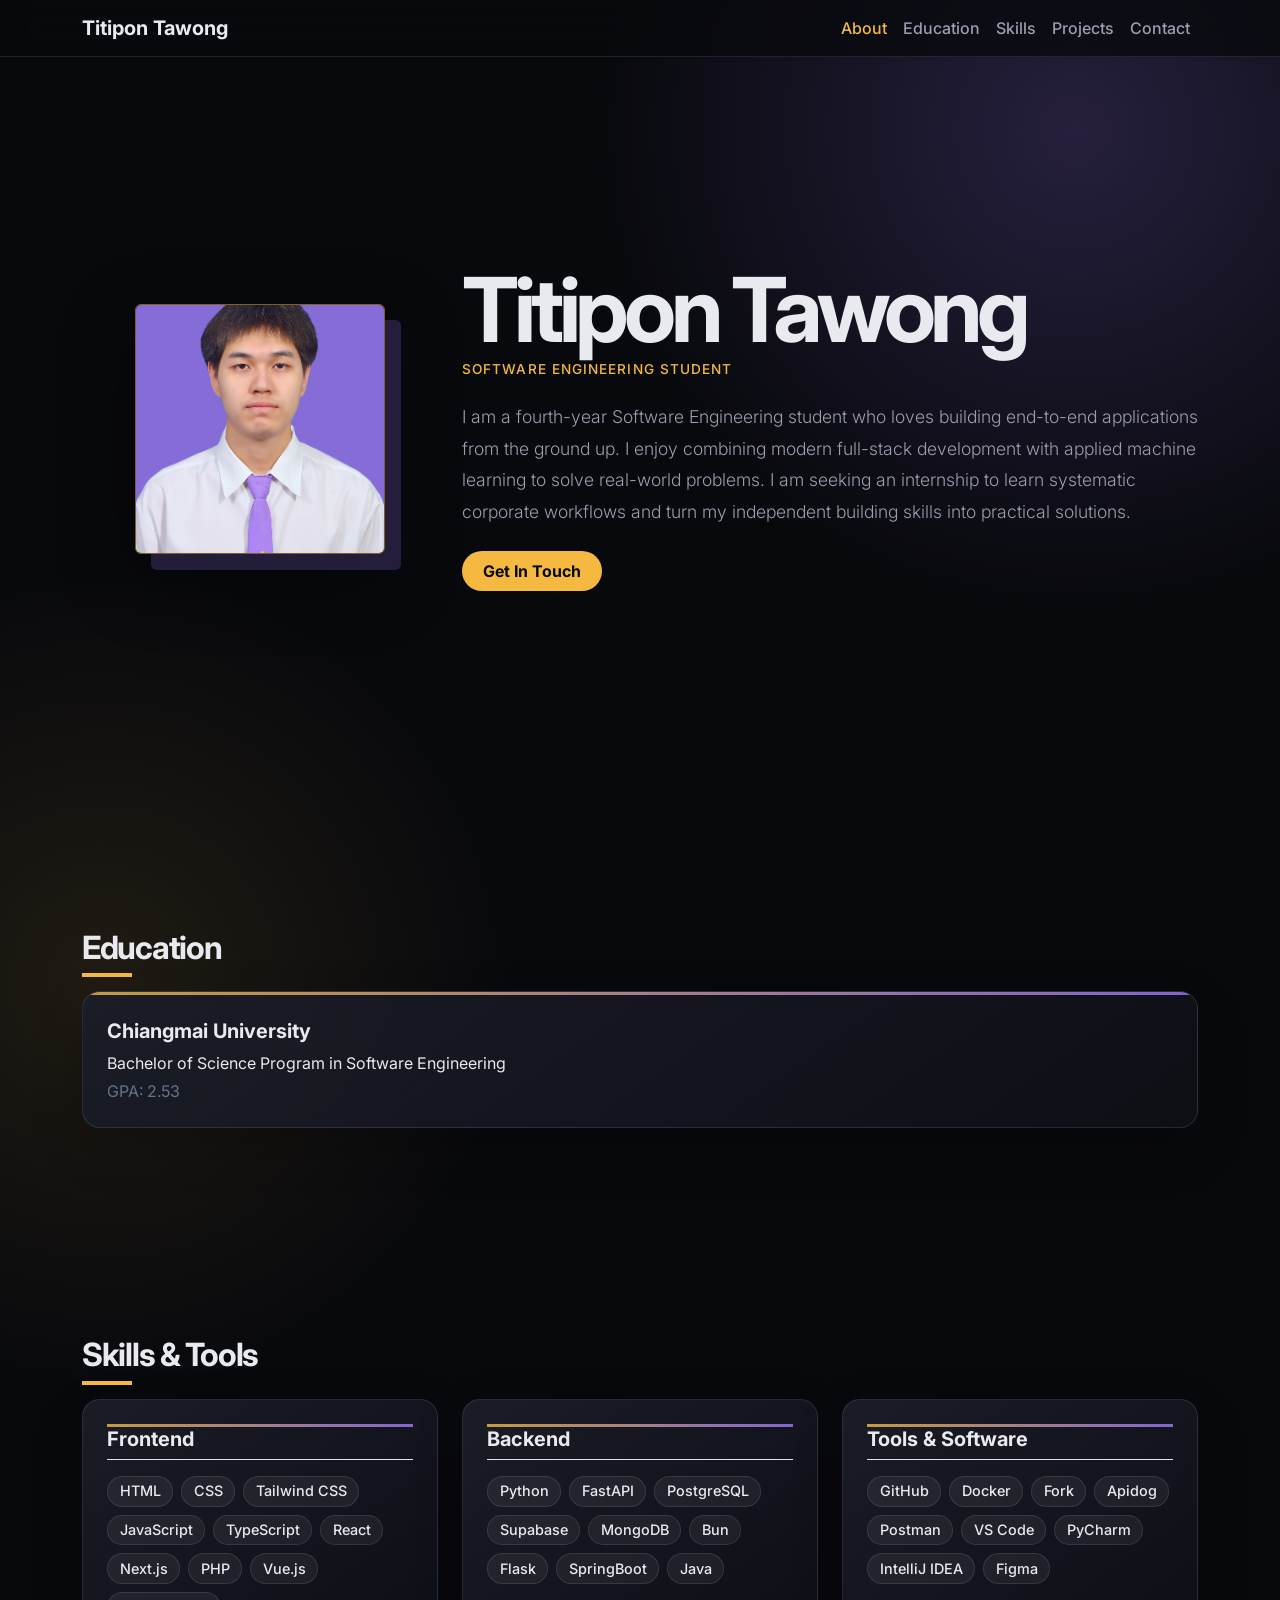
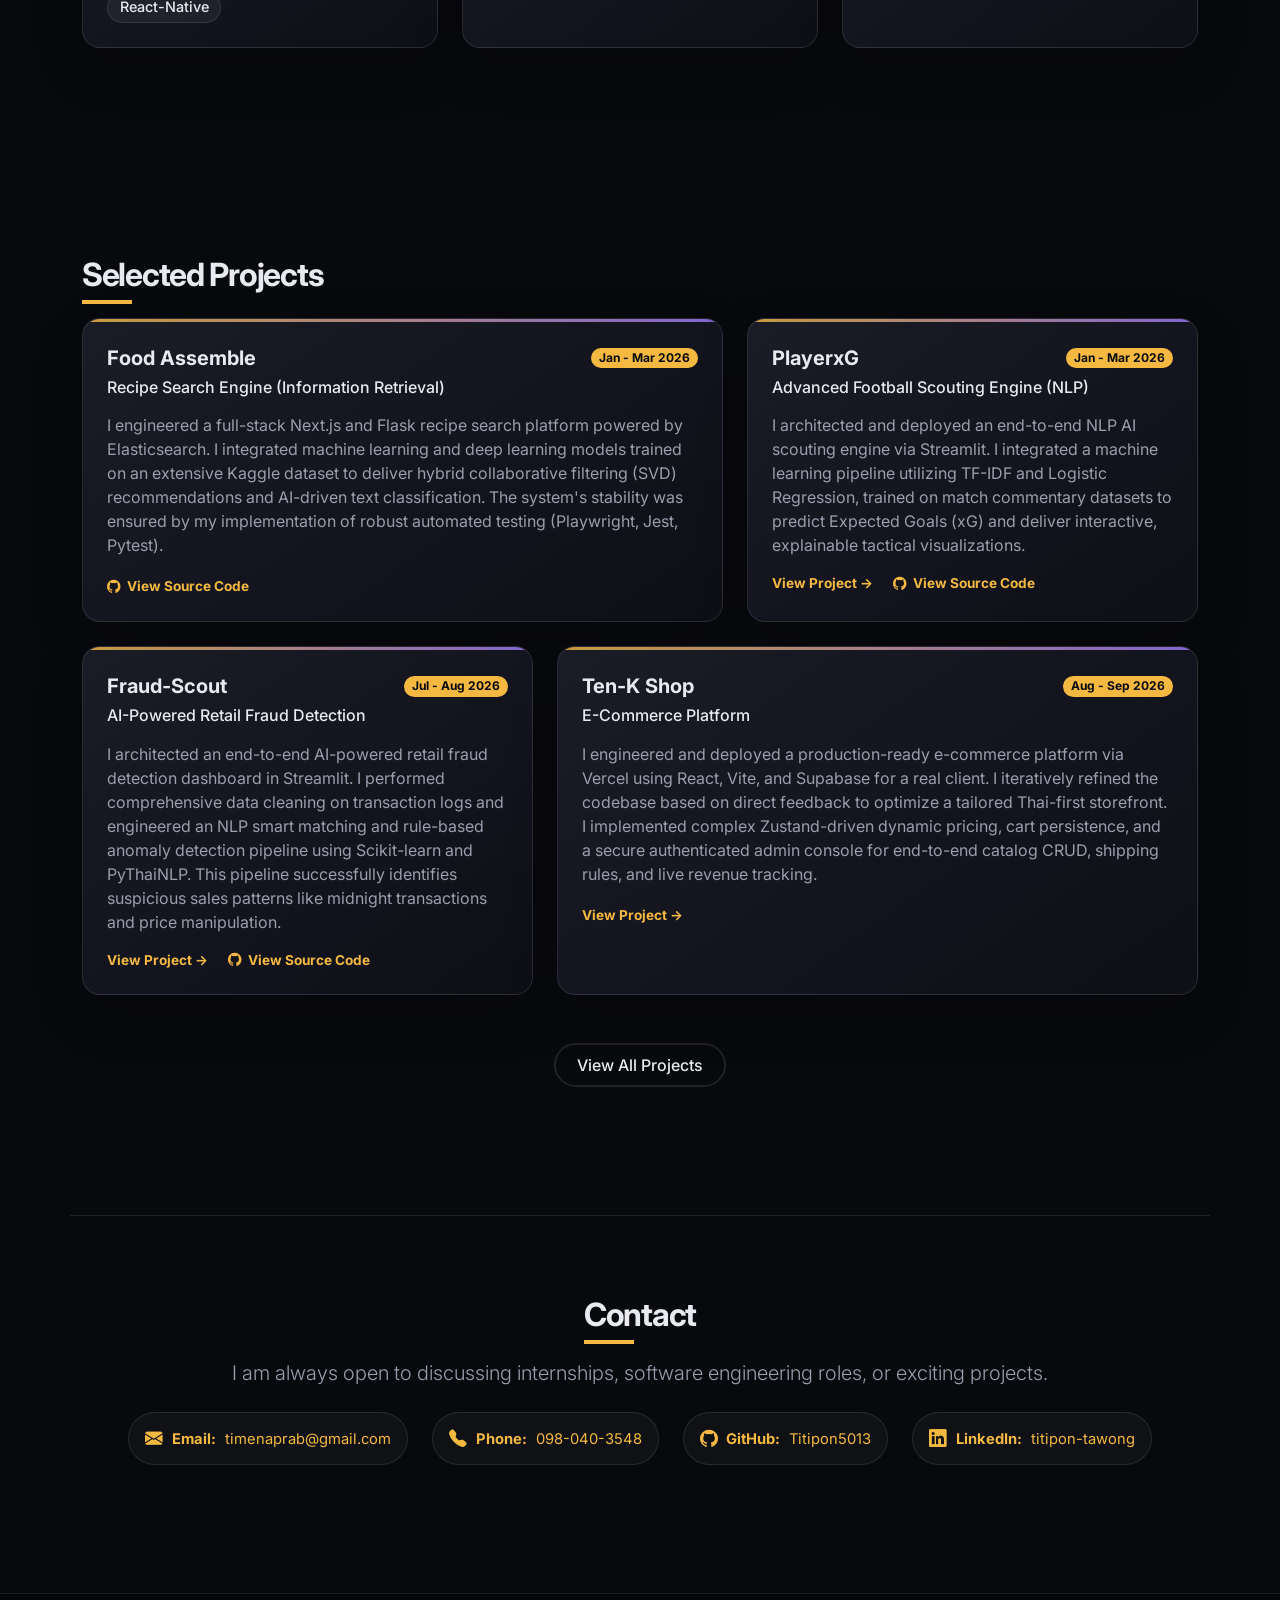
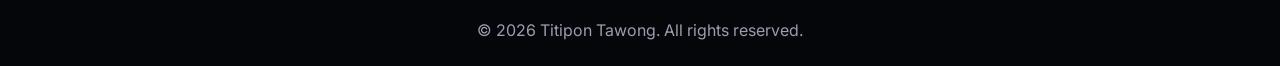
<file: index.html>
<!DOCTYPE html>
<html lang="en">
<head>
    <meta charset="UTF-8">
    <meta name="viewport" content="width=device-width, initial-scale=1">
    <title>Titipon Tawong - Software Engineer</title>
    <!-- Google Fonts for Professional Look -->
    <link href="https://fonts.googleapis.com/css2?family=Inter:wght@300;400;500;600;700&display=swap" rel="stylesheet">
    <link rel="stylesheet" href="https://cdn.jsdelivr.net/npm/bootstrap@5.3.0/dist/css/bootstrap.min.css">
    <link rel="stylesheet" href="https://cdn.jsdelivr.net/npm/bootstrap-icons@1.11.3/font/bootstrap-icons.min.css">
    <link href="https://unpkg.com/aos@2.3.4/dist/aos.css" rel="stylesheet">
    <link rel="stylesheet" href="style.css?v=20260926">
    <script defer src="script.js"></script>
</head>
<body>

<!-- Navbar -->
<nav class="navbar navbar-expand-lg navbar-light sticky-top shadow-sm" data-aos="fade-down">
    <div class="container">
        <a class="navbar-brand fw-bold text-dark" href="#">Titipon Tawong</a>
        <button class="navbar-toggler" type="button" data-bs-toggle="collapse" data-bs-target="#navbarNav">
            <span class="navbar-toggler-icon"></span>
        </button>
        <div class="collapse navbar-collapse" id="navbarNav">
            <ul class="navbar-nav ms-auto">
                <li class="nav-item"><a class="nav-link" href="#intro">About</a></li>
                <li class="nav-item"><a class="nav-link" href="#education">Education</a></li>
                <li class="nav-item"><a class="nav-link" href="#skills">Skills</a></li>
                <li class="nav-item"><a class="nav-link" href="#projects">Projects</a></li>
                <li class="nav-item"><a class="nav-link" href="#contact">Contact</a></li>
            </ul>
        </div>
    </div>
</nav>

<!-- Introduction Section -->
<section id="intro" class="container my-5 py-5" data-aos="fade-up">
    <div class="row align-items-center">
        <div class="col-md-4 text-center mb-4 mb-md-0">
            <img src="images/profile.jpg" class="img-fluid rounded shadow-sm" alt="Titipon Tawong" style="max-width: 250px;">
        </div>
        <div class="col-md-8">
            <h1 class="fw-bold">Titipon Tawong</h1>
            <h4 class="mb-4" style="color: #475569;">Software Engineering Student</h4>
            <p class="lead" style="font-size: 1.1rem; line-height: 1.8; color: #475569;">
                I am a fourth-year Software Engineering student who loves building end-to-end applications from the ground up. I enjoy combining modern full-stack development with applied machine learning to solve real-world problems. I am seeking an internship to learn systematic corporate workflows and turn my independent building skills into practical solutions.
            </p>
            <button class="btn btn-custom px-4 py-2 mt-2" onclick="contactMe()">Get In Touch</button>
        </div>
    </div>
</section>

<!-- Education -->
<section id="education" class="bg-slate py-5">
    <div class="container" data-aos="fade-up">
        <h2 class="section-title mb-4">Education</h2>
        <div class="card border-0 shadow-sm project-card">
            <div class="card-body p-4">
                <h5 class="fw-bold">Chiangmai University</h5>
                <p class="mb-1 text-dark">Bachelor of Science Program in Software Engineering</p>
                <p class="mb-0" style="color: #64748b;">GPA: 2.53</p>
            </div>
        </div>
    </div>
</section>

<!-- Skills -->
<section id="skills" class="container py-5" data-aos="fade-up">
    <h2 class="section-title mb-4">Skills & Tools</h2>
    <div class="row g-4">
        <div class="col-md-4">
            <div class="p-4 bg-white border rounded shadow-sm h-100 project-card">
                <h5 class="fw-bold border-bottom pb-2 mb-3">Frontend</h5>
                <div class="d-flex flex-wrap gap-2">
                    <span class="badge badge-skill">HTML</span> <span class="badge badge-skill">CSS</span> 
                    <span class="badge badge-skill">Tailwind CSS</span> <span class="badge badge-skill">JavaScript</span> 
                    <span class="badge badge-skill">TypeScript</span> <span class="badge badge-skill">React</span> 
                    <span class="badge badge-skill">Next.js</span> <span class="badge badge-skill">PHP</span> 
                    <span class="badge badge-skill">Vue.js</span> <span class="badge badge-skill">React-Native</span>
                </div>
            </div>
        </div>
        <div class="col-md-4">
            <div class="p-4 bg-white border rounded shadow-sm h-100 project-card">
                <h5 class="fw-bold border-bottom pb-2 mb-3">Backend</h5>
                <div class="d-flex flex-wrap gap-2">
                    <span class="badge badge-skill">Python</span> <span class="badge badge-skill">FastAPI</span> 
                    <span class="badge badge-skill">PostgreSQL</span> <span class="badge badge-skill">Supabase</span> 
                    <span class="badge badge-skill">MongoDB</span> <span class="badge badge-skill">Bun</span> 
                    <span class="badge badge-skill">Flask</span> <span class="badge badge-skill">SpringBoot</span> 
                    <span class="badge badge-skill">Java</span>
                </div>
            </div>
        </div>
        <div class="col-md-4">
            <div class="p-4 bg-white border rounded shadow-sm h-100 project-card">
                <h5 class="fw-bold border-bottom pb-2 mb-3">Tools & Software</h5>
                <div class="d-flex flex-wrap gap-2">
                    <span class="badge badge-skill">GitHub</span> <span class="badge badge-skill">Docker</span> 
                    <span class="badge badge-skill">Fork</span> <span class="badge badge-skill">Apidog</span> 
                    <span class="badge badge-skill">Postman</span> <span class="badge badge-skill">VS Code</span> 
                    <span class="badge badge-skill">PyCharm</span> <span class="badge badge-skill">IntelliJ IDEA</span> 
                    <span class="badge badge-skill">Figma</span>
                </div>
            </div>
        </div>
    </div>
</section>

<!-- Projects / Experience -->
<section id="projects" class="bg-slate py-5">
    <div class="container" data-aos="fade-up">
        <h2 class="section-title mb-4">Selected Projects</h2>
        <div class="row g-4">
            
            <div class="col-md-6">
                <!-- เพิ่ม position-relative เพื่อให้คลิกได้ทั้ง Card -->
                <div class="card h-100 border-0 shadow-sm project-card position-relative">
                    <div class="card-body p-4">
                        <div class="d-flex justify-content-between align-items-center mb-2">
                            <h5 class="fw-bold mb-0">Food Assemble</h5>
                            <span class="badge badge-date rounded-pill">Jan - Mar 2026</span>
                        </div>
                        <h6 class="mb-3" style="color: #64748b;">Recipe Search Engine (Information Retrieval)</h6>
                        <p class="card-text" style="color: #475569;">
                            I engineered a full-stack Next.js and Flask recipe search platform powered by Elasticsearch. I integrated machine learning and deep learning models trained on an extensive Kaggle dataset to deliver hybrid collaborative filtering (SVD) recommendations and AI-driven text classification. The system's stability was ensured by my implementation of robust automated testing (Playwright, Jest, Pytest).
                        </p>
                        <a href="https://github.com/Titipon5013/IR_Project" target="_blank" rel="noreferrer" class="project-action text-decoration-none fw-bold" style="color: #2563eb;"><i class="bi bi-github" aria-hidden="true"></i> View Source Code</a>
                    </div>
                </div>
            </div>

            <div class="col-md-6">
                <div class="card h-100 border-0 shadow-sm project-card position-relative">
                    <div class="card-body p-4">
                        <div class="d-flex justify-content-between align-items-center mb-2">
                            <h5 class="fw-bold mb-0">PlayerxG</h5>
                            <span class="badge badge-date rounded-pill">Jan - Mar 2026</span>
                        </div>
                        <h6 class="mb-3" style="color: #64748b;">Advanced Football Scouting Engine (NLP)</h6>
                        <p class="card-text" style="color: #475569;">
                            I architected and deployed an end-to-end NLP AI scouting engine via Streamlit. I integrated a machine learning pipeline utilizing TF-IDF and Logistic Regression, trained on match commentary datasets to predict Expected Goals (xG) and deliver interactive, explainable tactical visualizations.
                        </p>
                        <div class="project-actions">
                            <a href="https://playerxg.streamlit.app/" target="_blank" rel="noreferrer" class="project-action text-decoration-none fw-bold" style="color: #2563eb;">View Project &rarr;</a>
                            <a href="https://github.com/Titipon5013/NLP-PlayerxG" target="_blank" rel="noreferrer" class="project-action text-decoration-none fw-bold" style="color: #2563eb;"><i class="bi bi-github" aria-hidden="true"></i> View Source Code</a>
                        </div>
                    </div>
                </div>
            </div>

            <div class="col-md-6">
                <div class="card h-100 border-0 shadow-sm project-card position-relative">
                    <div class="card-body p-4">
                        <div class="d-flex justify-content-between align-items-center mb-2">
                            <h5 class="fw-bold mb-0">Fraud-Scout</h5>
                            <span class="badge badge-date rounded-pill">Jul - Aug 2026</span>
                        </div>
                        <h6 class="mb-3" style="color: #64748b;">AI-Powered Retail Fraud Detection</h6>
                        <p class="card-text" style="color: #475569;">
                            I architected an end-to-end AI-powered retail fraud detection dashboard in Streamlit. I performed comprehensive data cleaning on transaction logs and engineered an NLP smart matching and rule-based anomaly detection pipeline using Scikit-learn and PyThaiNLP. This pipeline successfully identifies suspicious sales patterns like midnight transactions and price manipulation.
                        </p>
                        <div class="project-actions">
                            <a href="https://fraud-scout.streamlit.app/#fraud-scout" target="_blank" rel="noreferrer" class="project-action text-decoration-none fw-bold" style="color: #2563eb;">View Project &rarr;</a>
                            <a href="https://github.com/Titipon5013/Fraud-Scout" target="_blank" rel="noreferrer" class="project-action text-decoration-none fw-bold" style="color: #2563eb;"><i class="bi bi-github" aria-hidden="true"></i> View Source Code</a>
                        </div>
                    </div>
                </div>
            </div>

            <div class="col-md-6">
                <div class="card h-100 border-0 shadow-sm project-card position-relative">
                    <div class="card-body p-4">
                        <div class="d-flex justify-content-between align-items-center mb-2">
                            <h5 class="fw-bold mb-0">Ten-K Shop</h5>
                            <span class="badge badge-date rounded-pill">Aug - Sep 2026</span>
                        </div>
                        <h6 class="mb-3" style="color: #64748b;">E-Commerce Platform</h6>
                        <p class="card-text" style="color: #475569;">
                            I engineered and deployed a production-ready e-commerce platform via Vercel using React, Vite, and Supabase for a real client. I iteratively refined the codebase based on direct feedback to optimize a tailored Thai-first storefront. I implemented complex Zustand-driven dynamic pricing, cart persistence, and a secure authenticated admin console for end-to-end catalog CRUD, shipping rules, and live revenue tracking.
                        </p>
                        <a href="https://ten-k-shop.vercel.app/" target="_blank" rel="noreferrer" class="project-action text-decoration-none fw-bold" style="color: #2563eb;">View Project &rarr;</a>
                    </div>
                </div>
            </div>

        </div>

        <!-- ปุ่มสำหรับไปหน้า All Projects -->
        <div class="text-center mt-5">
            <a href="all-projects.html" class="btn btn-outline-custom px-4 py-2">View All Projects</a>
        </div>
    </div>
</section>

<!-- Contact Section -->
<section id="contact" class="container py-5 text-center" data-aos="fade-up">
    <h2 class="section-title mb-4">Contact</h2>
    <p class="lead mb-4" style="color: #475569;">I am always open to discussing internships, software engineering roles, or exciting projects.</p>
    
    <div class="d-flex justify-content-center gap-4 flex-wrap">
        <a href="mailto:timenaprab@gmail.com" class="text-decoration-none text-dark fs-5" aria-label="Email Titipon">
            <i class="bi bi-envelope-fill" aria-hidden="true"></i><strong>Email:</strong> timenaprab@gmail.com
        </a>
        <a href="tel:0980403548" class="text-decoration-none text-dark fs-5" aria-label="Call Titipon">
            <i class="bi bi-telephone-fill" aria-hidden="true"></i><strong>Phone:</strong> 098-040-3548
        </a>
        <a href="https://github.com/Titipon5013" target="_blank" rel="noreferrer" class="text-decoration-none text-dark fs-5" aria-label="Titipon on GitHub">
            <i class="bi bi-github" aria-hidden="true"></i><strong>GitHub:</strong> Titipon5013
        </a>
        <a href="https://linkedin.com/in/titipon-tawong" target="_blank" rel="noreferrer" class="text-decoration-none text-dark fs-5" aria-label="Titipon on LinkedIn">
            <i class="bi bi-linkedin" aria-hidden="true"></i><strong>LinkedIn:</strong> titipon-tawong
        </a>
    </div>
</section>

<!-- Footer -->
<footer class="custom-footer text-center py-4 mt-5">
    <p class="mb-0">&copy; 2026 Titipon Tawong. All rights reserved.</p>
</footer>

<script src="https://cdn.jsdelivr.net/npm/bootstrap@5.3.0/dist/js/bootstrap.bundle.min.js"></script>
<script src="https://unpkg.com/aos@2.3.4/dist/aos.js"></script>
<script>
    AOS.init({
        duration: 800, 
        once: true 
    });
</script>
</body>
</html>
</file>
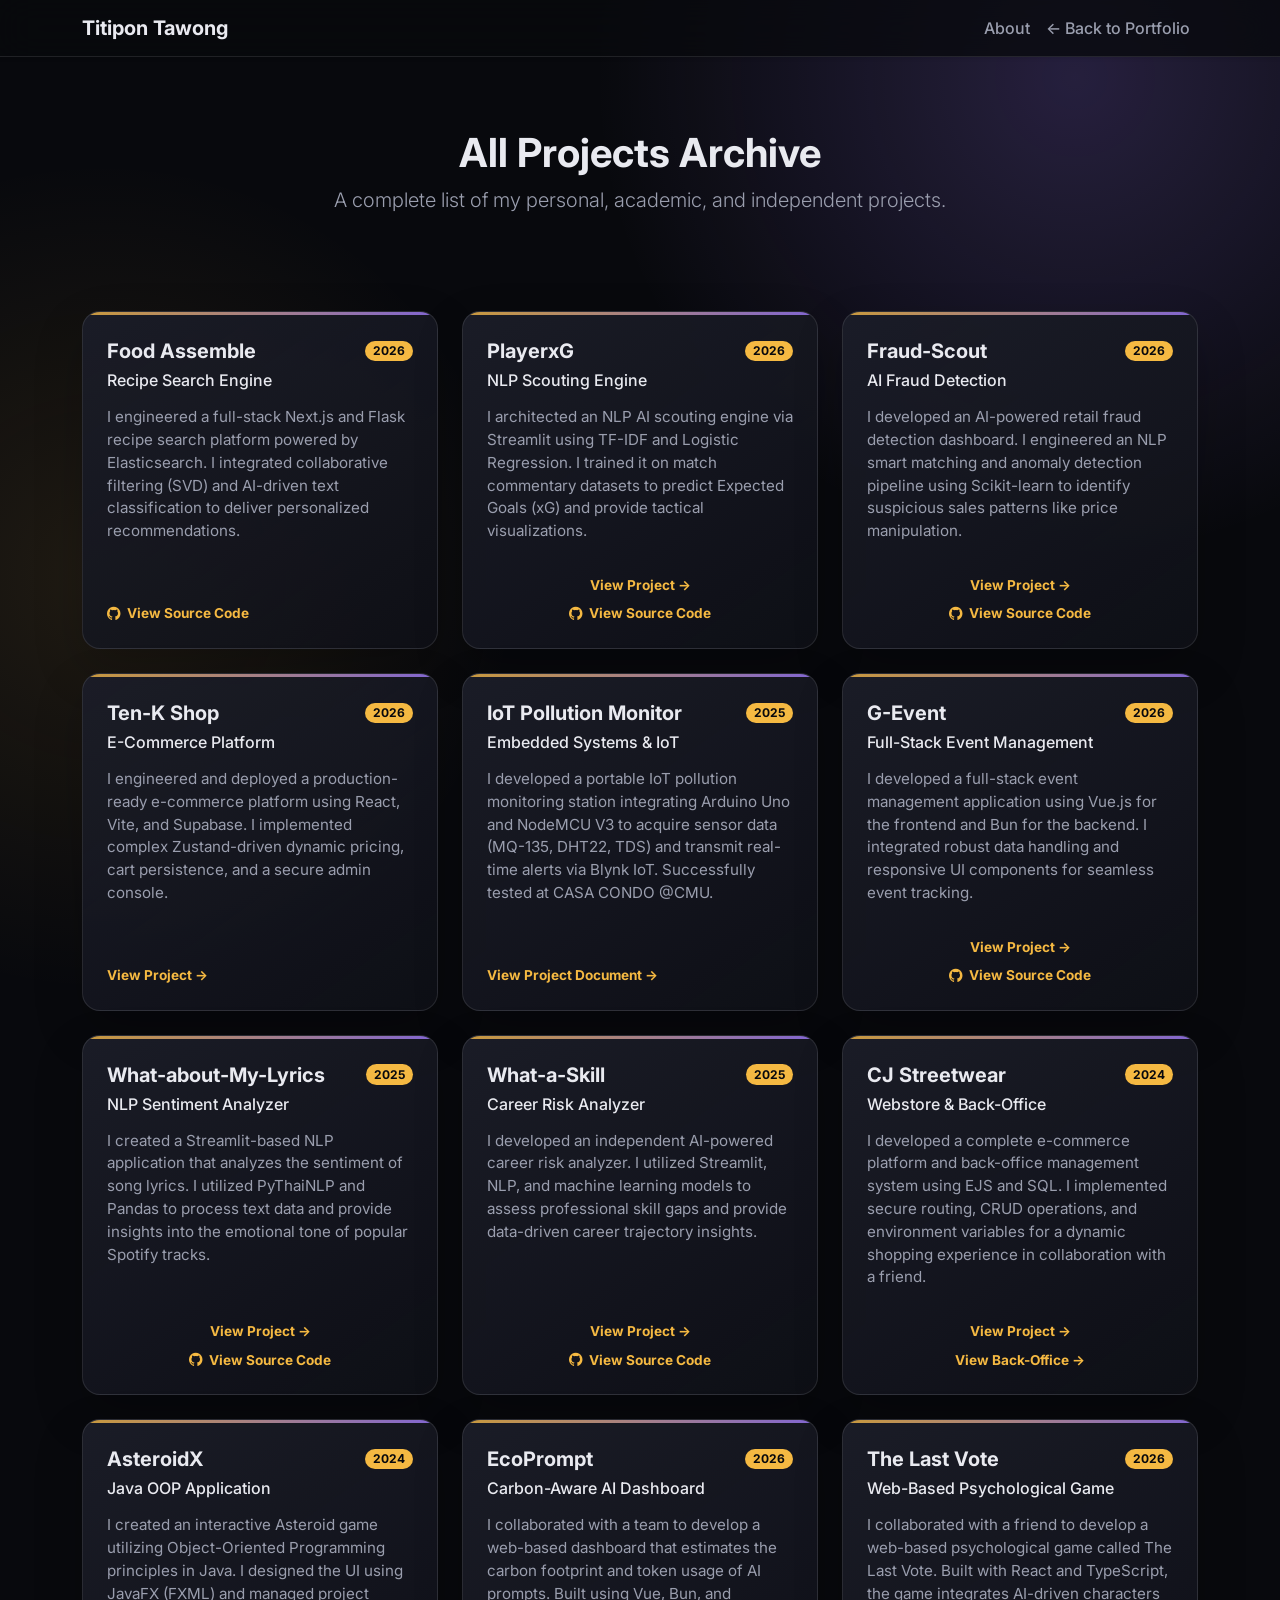
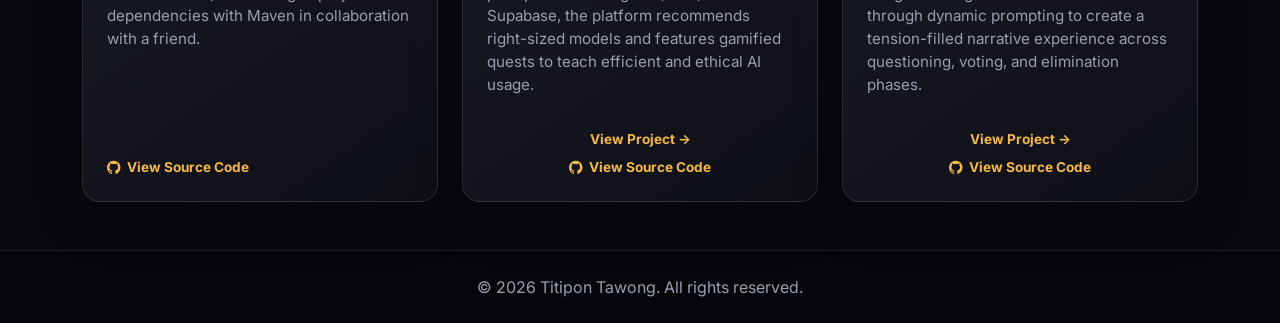
<file: all-projects.html>
<!DOCTYPE html>
<html lang="en">
<head>
    <meta charset="UTF-8">
    <meta name="viewport" content="width=device-width, initial-scale=1">
    <title>All Projects - Titipon Tawong</title>
    <link href="https://fonts.googleapis.com/css2?family=Inter:wght@300;400;500;600;700&display=swap" rel="stylesheet">
    <link rel="stylesheet" href="https://cdn.jsdelivr.net/npm/bootstrap@5.3.0/dist/css/bootstrap.min.css">
    <link rel="stylesheet" href="https://cdn.jsdelivr.net/npm/bootstrap-icons@1.11.3/font/bootstrap-icons.min.css">
    <link href="https://unpkg.com/aos@2.3.4/dist/aos.css" rel="stylesheet">
    <link rel="stylesheet" href="style.css?v=20260926">
    <script defer src="script.js"></script>
</head>
<body>

<!-- Navbar -->
<nav class="navbar navbar-expand-lg navbar-light sticky-top shadow-sm">
    <div class="container">
        <a class="navbar-brand fw-bold text-dark" href="index.html">Titipon Tawong</a>
        <button class="navbar-toggler" type="button" data-bs-toggle="collapse" data-bs-target="#navbarNav">
            <span class="navbar-toggler-icon"></span>
        </button>
        <div class="collapse navbar-collapse" id="navbarNav">
            <ul class="navbar-nav ms-auto">
                <li class="nav-item"><a class="nav-link" href="index.html#intro">About</a></li>
                <li class="nav-item"><a class="nav-link" href="index.html#projects">&larr; Back to Portfolio</a></li>
            </ul>
        </div>
    </div>
</nav>

<!-- All Projects Header -->
<section class="container my-5 pt-4">
    <div class="text-center mb-5" data-aos="fade-up">
        <h1 class="fw-bold">All Projects Archive</h1>
        <p class="lead text-muted">A complete list of my personal, academic, and independent projects.</p>
    </div>
</section>

<!-- All Projects Grid -->
<section class="bg-slate py-5">
    <div class="container">
        <div class="row g-4">
            
            <!-- 1. Food Assemble -->
            <div class="col-md-6 col-lg-4" data-aos="fade-up" data-aos-delay="100">
                <div class="card h-100 border-0 shadow-sm project-card position-relative">
                    <div class="card-body p-4 d-flex flex-column">
                        <div class="d-flex justify-content-between align-items-center mb-2">
                            <h5 class="fw-bold mb-0">Food Assemble</h5>
                            <span class="badge badge-date rounded-pill">2026</span>
                        </div>
                        <h6 class="mb-3" style="color: #64748b;">Recipe Search Engine</h6>
                        <p class="card-text" style="color: #475569; font-size: 0.95rem;">
                            I engineered a full-stack Next.js and Flask recipe search platform powered by Elasticsearch. I integrated collaborative filtering (SVD) and AI-driven text classification to deliver personalized recommendations.
                        </p>
                        <a href="https://github.com/Titipon5013/IR_Project" target="_blank" rel="noreferrer" class="project-action text-decoration-none fw-bold mt-auto pt-3" style="color: #2563eb;"><i class="bi bi-github" aria-hidden="true"></i> View Source Code</a>
                    </div>
                </div>
            </div>

            <!-- 2. PlayerXG -->
            <div class="col-md-6 col-lg-4" data-aos="fade-up" data-aos-delay="200">
                <div class="card h-100 border-0 shadow-sm project-card position-relative">
                    <div class="card-body p-4 d-flex flex-column">
                        <div class="d-flex justify-content-between align-items-center mb-2">
                            <h5 class="fw-bold mb-0">PlayerxG</h5>
                            <span class="badge badge-date rounded-pill">2026</span>
                        </div>
                        <h6 class="mb-3" style="color: #64748b;">NLP Scouting Engine</h6>
                        <p class="card-text" style="color: #475569; font-size: 0.95rem;">
                            I architected an NLP AI scouting engine via Streamlit using TF-IDF and Logistic Regression. I trained it on match commentary datasets to predict Expected Goals (xG) and provide tactical visualizations.
                        </p>
                        <div class="project-actions mt-auto pt-3 d-flex flex-column gap-2">
                            <a href="https://playerxg.streamlit.app/" target="_blank" rel="noreferrer" class="project-action text-decoration-none fw-bold" style="color: #2563eb;">View Project &rarr;</a>
                            <a href="https://github.com/Titipon5013/NLP-PlayerxG" target="_blank" rel="noreferrer" class="project-action text-decoration-none fw-bold" style="color: #2563eb;"><i class="bi bi-github" aria-hidden="true"></i> View Source Code</a>
                        </div>
                    </div>
                </div>
            </div>

            <!-- 3. Fraud-Scout -->
            <div class="col-md-6 col-lg-4" data-aos="fade-up">
                <div class="card h-100 border-0 shadow-sm project-card position-relative">
                    <div class="card-body p-4 d-flex flex-column">
                        <div class="d-flex justify-content-between align-items-center mb-2">
                            <h5 class="fw-bold mb-0">Fraud-Scout</h5>
                            <span class="badge badge-date rounded-pill">2026</span>
                        </div>
                        <h6 class="mb-3" style="color: #64748b;">AI Fraud Detection</h6>
                        <p class="card-text" style="color: #475569; font-size: 0.95rem;">
                            I developed an AI-powered retail fraud detection dashboard. I engineered an NLP smart matching and anomaly detection pipeline using Scikit-learn to identify suspicious sales patterns like price manipulation.
                        </p>
                        <div class="project-actions mt-auto pt-3 d-flex flex-column gap-2">
                            <a href="https://fraud-scout.streamlit.app/#fraud-scout" target="_blank" rel="noreferrer" class="project-action text-decoration-none fw-bold" style="color: #2563eb;">View Project &rarr;</a>
                            <a href="https://github.com/Titipon5013/Fraud-Scout" target="_blank" rel="noreferrer" class="project-action text-decoration-none fw-bold" style="color: #2563eb;"><i class="bi bi-github" aria-hidden="true"></i> View Source Code</a>
                        </div>
                    </div>
                </div>
            </div>

            <!-- 4. Ten-K Shop -->
            <div class="col-md-6 col-lg-4" data-aos="fade-up" data-aos-delay="100">
                <div class="card h-100 border-0 shadow-sm project-card position-relative">
                    <div class="card-body p-4 d-flex flex-column">
                        <div class="d-flex justify-content-between align-items-center mb-2">
                            <h5 class="fw-bold mb-0">Ten-K Shop</h5>
                            <span class="badge badge-date rounded-pill">2026</span>
                        </div>
                        <h6 class="mb-3" style="color: #64748b;">E-Commerce Platform</h6>
                        <p class="card-text" style="color: #475569; font-size: 0.95rem;">
                            I engineered and deployed a production-ready e-commerce platform using React, Vite, and Supabase. I implemented complex Zustand-driven dynamic pricing, cart persistence, and a secure admin console.
                        </p>
                        <a href="https://ten-k-shop.vercel.app/" target="_blank" rel="noreferrer" class="project-action text-decoration-none fw-bold mt-auto pt-3" style="color: #2563eb;">View Project &rarr;</a>
                    </div>
                </div>
            </div>

            <!-- 5. Mobile Air & Water Pollution Monitoring Station -->
            <div class="col-md-6 col-lg-4" data-aos="fade-up" data-aos-delay="200">
                <div class="card h-100 border-0 shadow-sm project-card position-relative">
                    <div class="card-body p-4 d-flex flex-column">
                        <div class="d-flex justify-content-between align-items-center mb-2">
                            <h5 class="fw-bold mb-0">IoT Pollution Monitor</h5>
                            <span class="badge badge-date rounded-pill">2025</span>
                        </div>
                        <h6 class="mb-3" style="color: #64748b;">Embedded Systems & IoT</h6>
                        <p class="card-text" style="color: #475569; font-size: 0.95rem;">
                            I developed a portable IoT pollution monitoring station integrating Arduino Uno and NodeMCU V3 to acquire sensor data (MQ-135, DHT22, TDS) and transmit real-time alerts via Blynk IoT. Successfully tested at CASA CONDO @CMU.
                        </p>
                        <a href="https://drive.google.com/file/d/1KiVAVjuW3MdKwOFLySJbQ84uTo-HVhnk/view" target="_blank" rel="noreferrer" class="project-action text-decoration-none fw-bold mt-auto pt-3" style="color: #2563eb;">View Project Document &rarr;</a>
                    </div>
                </div>
            </div>

            <!-- 6. G-Event -->
            <div class="col-md-6 col-lg-4" data-aos="fade-up">
                <div class="card h-100 border-0 shadow-sm project-card position-relative">
                    <div class="card-body p-4 d-flex flex-column">
                        <div class="d-flex justify-content-between align-items-center mb-2">
                            <h5 class="fw-bold mb-0">G-Event</h5>
                            <span class="badge badge-date rounded-pill">2026</span>
                        </div>
                        <h6 class="mb-3" style="color: #64748b;">Full-Stack Event Management</h6>
                        <p class="card-text" style="color: #475569; font-size: 0.95rem;">
                            I developed a full-stack event management application using Vue.js for the frontend and Bun for the backend. I integrated robust data handling and responsive UI components for seamless event tracking.
                        </p>
                        <div class="project-actions mt-auto pt-3 d-flex flex-column gap-2">
                            <a href="https://g-event-six.vercel.app/" target="_blank" rel="noreferrer" class="project-action text-decoration-none fw-bold" style="color: #2563eb;">View Project &rarr;</a>
                            <a href="https://github.com/Titipon5013/G-Event" target="_blank" rel="noreferrer" class="project-action text-decoration-none fw-bold" style="color: #2563eb;"><i class="bi bi-github" aria-hidden="true"></i> View Source Code</a>
                        </div>
                    </div>
                </div>
            </div>

            <!-- 7. What-about-My-Lyrics -->
            <div class="col-md-6 col-lg-4" data-aos="fade-up" data-aos-delay="100">
                <div class="card h-100 border-0 shadow-sm project-card position-relative">
                    <div class="card-body p-4 d-flex flex-column">
                        <div class="d-flex justify-content-between align-items-center mb-2">
                            <h5 class="fw-bold mb-0">What-about-My-Lyrics</h5>
                            <span class="badge badge-date rounded-pill">2025</span>
                        </div>
                        <h6 class="mb-3" style="color: #64748b;">NLP Sentiment Analyzer</h6>
                        <p class="card-text" style="color: #475569; font-size: 0.95rem;">
                            I created a Streamlit-based NLP application that analyzes the sentiment of song lyrics. I utilized PyThaiNLP and Pandas to process text data and provide insights into the emotional tone of popular Spotify tracks.
                        </p>
                        <div class="project-actions mt-auto pt-3 d-flex flex-column gap-2">
                            <a href="https://what-about-my-lyrics.streamlit.app/" target="_blank" rel="noreferrer" class="project-action text-decoration-none fw-bold" style="color: #2563eb;">View Project &rarr;</a>
                            <a href="https://github.com/Titipon5013/What-about-My-Lyrics" target="_blank" rel="noreferrer" class="project-action text-decoration-none fw-bold" style="color: #2563eb;"><i class="bi bi-github" aria-hidden="true"></i> View Source Code</a>
                        </div>
                    </div>
                </div>
            </div>
            
            <!-- 8. What-a-Skill -->
            <div class="col-md-6 col-lg-4" data-aos="fade-up" data-aos-delay="200">
                <div class="card h-100 border-0 shadow-sm project-card position-relative">
                    <div class="card-body p-4 d-flex flex-column">
                        <div class="d-flex justify-content-between align-items-center mb-2">
                            <h5 class="fw-bold mb-0">What-a-Skill</h5>
                            <span class="badge badge-date rounded-pill">2025</span>
                        </div>
                        <h6 class="mb-3" style="color: #64748b;">Career Risk Analyzer</h6>
                        <p class="card-text" style="color: #475569; font-size: 0.95rem;">
                            I developed an independent AI-powered career risk analyzer. I utilized Streamlit, NLP, and machine learning models to assess professional skill gaps and provide data-driven career trajectory insights.
                        </p>
                        <div class="project-actions mt-auto pt-3 d-flex flex-column gap-2">
                            <a href="https://what-a-skill.streamlit.app/" target="_blank" rel="noreferrer" class="project-action text-decoration-none fw-bold" style="color: #2563eb;">View Project &rarr;</a>
                            <a href="https://github.com/Titipon5013/What-a-Skill" target="_blank" rel="noreferrer" class="project-action text-decoration-none fw-bold" style="color: #2563eb;"><i class="bi bi-github" aria-hidden="true"></i> View Source Code</a>
                        </div>
                    </div>
                </div>
            </div>

            <!-- 9. CJ Streetwear -->
            <div class="col-md-6 col-lg-4" data-aos="fade-up">
                <div class="card h-100 border-0 shadow-sm project-card position-relative">
                    <div class="card-body p-4 d-flex flex-column">
                        <div class="d-flex justify-content-between align-items-center mb-2">
                            <h5 class="fw-bold mb-0">CJ Streetwear</h5>
                            <span class="badge badge-date rounded-pill">2024</span>
                        </div>
                        <h6 class="mb-3" style="color: #64748b;">Webstore & Back-Office</h6>
                        <p class="card-text" style="color: #475569; font-size: 0.95rem;">
                            I developed a complete e-commerce platform and back-office management system using EJS and SQL. I implemented secure routing, CRUD operations, and environment variables for a dynamic shopping experience in collaboration with a friend.
                        </p>
                        <div class="project-actions mt-auto pt-3 d-flex flex-column gap-2">
                            <a href="https://cj-streetwear-webstore.vercel.app/?fbclid=IwcGRvZgNleHRuA2FlbQIxMQBzcnRjBmFwcF9pZA80Mzc2MjYzMTY5NzM3ODgAAR6Ee1GiOAYH_IShp6Uy2DLR0KnSWX7tvkaSweAgUWNvwEse42FYLhTacamUCg_aem_j2etxintzf6-EWGMx-gbQA" target="_blank" rel="noreferrer" class="project-action text-decoration-none fw-bold" style="color: #2563eb;">View Project &rarr;</a>
                            <a href="https://cj-streetwear-back-office.vercel.app/admin/login?fbclid=IwcGRvZgNleHRuA2FlbQIxMQBzcnRjBmFwcF9pZA80Mzc2MjYzMTY5NzM3ODgAAR4VORymbn_sC6mngaQROqKcWQ_GBgI_4rzSkWSv0I6q2n78ZK0tx399l0XTaA_aem_32DHA7QtEpnWRhlWGOwCyw" target="_blank" rel="noreferrer" class="project-action text-decoration-none fw-bold" style="color: #2563eb;">View Back-Office &rarr;</a>
                        </div>
                    </div>
                </div>
            </div>

            <!-- 10. AsteroidX -->
            <div class="col-md-6 col-lg-4" data-aos="fade-up" data-aos-delay="100">
                <div class="card h-100 border-0 shadow-sm project-card position-relative">
                    <div class="card-body p-4 d-flex flex-column">
                        <div class="d-flex justify-content-between align-items-center mb-2">
                            <h5 class="fw-bold mb-0">AsteroidX</h5>
                            <span class="badge badge-date rounded-pill">2024</span>
                        </div>
                        <h6 class="mb-3" style="color: #64748b;">Java OOP Application</h6>
                        <p class="card-text" style="color: #475569; font-size: 0.95rem;">
                            I created an interactive Asteroid game utilizing Object-Oriented Programming principles in Java. I designed the UI using JavaFX (FXML) and managed project dependencies with Maven in collaboration with a friend.
                        </p>
                        <a href="https://github.com/ZerotoHeroDaimaiKub/AsteroidX" target="_blank" rel="noreferrer" class="project-action text-decoration-none fw-bold mt-auto pt-3" style="color: #2563eb;"><i class="bi bi-github" aria-hidden="true"></i> View Source Code</a>
                    </div>
                </div>
            </div>

            <!-- 11. EcoPrompt -->
            <div class="col-md-6 col-lg-4" data-aos="fade-up" data-aos-delay="200">
                <div class="card h-100 border-0 shadow-sm project-card position-relative">
                    <div class="card-body p-4 d-flex flex-column">
                        <div class="d-flex justify-content-between align-items-center mb-2">
                            <h5 class="fw-bold mb-0">EcoPrompt</h5>
                            <span class="badge badge-date rounded-pill">2026</span>
                        </div>
                        <h6 class="mb-3" style="color: #64748b;">Carbon-Aware AI Dashboard</h6>
                        <p class="card-text" style="color: #475569; font-size: 0.95rem;">
                            I collaborated with a team to develop a web-based dashboard that estimates the carbon footprint and token usage of AI prompts. Built using Vue, Bun, and Supabase, the platform recommends right-sized models and features gamified quests to teach efficient and ethical AI usage.
                        </p>
                        <div class="project-actions mt-auto pt-3 d-flex flex-column gap-2">
                            <a href="https://chindanainakub.github.io/ecoprompt-prototype/" target="_blank" rel="noreferrer" class="project-action text-decoration-none fw-bold" style="color: #2563eb;">View Project &rarr;</a>
                            <a href="https://github.com/chindanainakub/ecoprompt-prototype" target="_blank" rel="noreferrer" class="project-action text-decoration-none fw-bold" style="color: #2563eb;"><i class="bi bi-github" aria-hidden="true"></i> View Source Code</a>
                        </div>
                    </div>
                </div>
            </div>

            <!-- 12. The Last Vote -->
            <div class="col-md-6 col-lg-4" data-aos="fade-up">
                <div class="card h-100 border-0 shadow-sm project-card position-relative">
                    <div class="card-body p-4 d-flex flex-column">
                        <div class="d-flex justify-content-between align-items-center mb-2">
                            <h5 class="fw-bold mb-0">The Last Vote</h5>
                            <span class="badge badge-date rounded-pill">2026</span>
                        </div>
                        <h6 class="mb-3" style="color: #64748b;">Web-Based Psychological Game</h6>
                        <p class="card-text" style="color: #475569; font-size: 0.95rem;">
                            I collaborated with a friend to develop a web-based psychological game called The Last Vote. Built with React and TypeScript, the game integrates AI-driven characters through dynamic prompting to create a tension-filled narrative experience across questioning, voting, and elimination phases.
                        </p>
                        <div class="project-actions mt-auto pt-3 d-flex flex-column gap-2">
                            <a href="https://thelastvote.vercel.app/" target="_blank" rel="noreferrer" class="project-action text-decoration-none fw-bold" style="color: #2563eb;">View Project &rarr;</a>
                            <a href="https://github.com/ChindanaiNaKub/thelastvote" target="_blank" rel="noreferrer" class="project-action text-decoration-none fw-bold" style="color: #2563eb;"><i class="bi bi-github" aria-hidden="true"></i> View Source Code</a>
                        </div>
                    </div>
                </div>
            </div>

        </div>
    </div>
</section>

<!-- Footer -->
<footer class="custom-footer text-center py-4 mt-auto">
    <p class="mb-0">&copy; 2026 Titipon Tawong. All rights reserved.</p>
</footer>

<script src="https://cdn.jsdelivr.net/npm/bootstrap@5.3.0/dist/js/bootstrap.bundle.min.js"></script>
<script src="https://unpkg.com/aos@2.3.4/dist/aos.js"></script>
<script>
    AOS.init({ duration: 800, once: true });
</script>
</body>
</html>
</file>
<file: style.css>
/* General Styles */
body {
    font-family: 'Inter', sans-serif;
    background-color: #f8fafc; /* พื้นหลังสีเทาอมน้ำเงินสว่าง */
    color: #334155; /* สีข้อความหลักเป็นสีเทาเข้ม */
    margin: 0;
    padding: 0;
}

/* Typography & Titles */
h1, h2, h3, h4, h5, h6 {
    color: #0f172a; /* หัวข้อสีน้ำเงินกรมท่าเข้ม (Navy/Slate) */
}

.section-title {
    font-weight: 700;
    color: #1e293b;
    position: relative;
    display: inline-block;
}

.section-title::after {
    content: '';
    width: 50px;
    height: 4px;
    background-color: #475569; /* เส้นใต้หัวข้อสีเทา-น้ำเงิน */
    position: absolute;
    bottom: -10px;
    left: 0;
    border-radius: 2px;
}

/* Navbar */
.navbar {
    transition: all 0.3s ease;
    background-color: #ffffff !important;
}

.navbar.scrolled {
    box-shadow: 0 4px 6px -1px rgba(15, 23, 42, 0.1);
}

.nav-link {
    font-weight: 500;
    color: #475569 !important;
    transition: color 0.2s ease;
}

.nav-link:hover {
    color: #2563eb !important; /* โฮเวอร์เป็นสีน้ำเงินสว่างขึ้น */
}

section {
    scroll-margin-top: 80px; 
}

/* Custom Badges for Skills */
.badge-skill {
    background-color: #e2e8f0;
    color: #334155;
    font-size: 0.9rem;
    font-weight: 500;
    padding: 0.5em 0.8em;
    border: 1px solid #cbd5e1;
    transition: background-color 0.2s;
}

.badge-skill:hover {
    background-color: #cbd5e1;
}

/* Custom Buttons */
.btn-custom {
    background-color: #334155; /* ปุ่มสีเทา-น้ำเงิน */
    color: #ffffff;
    border: none;
    transition: background-color 0.2s ease, transform 0.1s ease;
}

.btn-custom:hover {
    background-color: #1e293b;
    color: #ffffff;
    transform: translateY(-2px);
}

/* Project Cards */
.project-card {
    transition: transform 0.2s ease, box-shadow 0.2s ease;
    border: 1px solid #e2e8f0 !important;
    background-color: #ffffff;
}

.project-card:hover {
    transform: translateY(-5px);
    box-shadow: 0 10px 15px -3px rgba(15, 23, 42, 0.1) !important;
}

/* Badges for Dates */
.badge-date {
    background-color: #475569;
    color: #ffffff;
    font-weight: 500;
}

/* Section Backgrounds */
.bg-slate {
    background-color: #f1f5f9; /* พื้นหลังสำหรับสลับ Section */
}

/* Footer */
.custom-footer {
    background-color: #1e293b; /* ฟุตเตอร์สีน้ำเงินเข้ม */
    color: #e2e8f0;
}

/* Outline Custom Button */
.btn-outline-custom {
    color: #334155;
    border: 2px solid #334155;
    background-color: transparent;
    font-weight: 500;
    transition: all 0.2s ease;
}

.btn-outline-custom:hover {
    background-color: #334155;
    color: #ffffff;
    transform: translateY(-2px);
}

/* Responsive Overrides */
@media (max-width: 768px) {
    .section-title::after {
        left: 50%;
        transform: translateX(-50%);
    }
    
    #education, #contact {
        text-align: center;
    }
}

/* Dark bento portfolio theme */
:root {
    --ink: #08090d;
    --panel: rgba(20, 22, 31, 0.82);
    --panel-solid: #151720;
    --line: rgba(255, 255, 255, 0.1);
    --muted: #9a9eae;
    --copy: #e9eaf0;
    --amber: #f5b942;
    --violet: #9d7aff;
    --cyan: #7de2d1;
}

html {
    background: var(--ink);
    scroll-behavior: smooth;
}

body {
    font-family: 'Inter', sans-serif;
    color: var(--copy);
    background:
        radial-gradient(circle at 84% 4%, rgba(157, 122, 255, 0.2), transparent 30rem),
        radial-gradient(circle at 8% 30%, rgba(245, 185, 66, 0.1), transparent 26rem),
        var(--ink);
}

h1, h2, h3, h4, h5, h6,
.text-dark,
.navbar-brand {
    color: var(--copy) !important;
}

.navbar {
    background: rgba(8, 9, 13, 0.78) !important;
    border-bottom: 1px solid var(--line);
    backdrop-filter: blur(18px);
}

.navbar.scrolled {
    box-shadow: 0 12px 40px rgba(0, 0, 0, 0.35);
}

.navbar-toggler {
    border-color: var(--line);
}

.navbar-toggler-icon {
    filter: invert(1);
}

.nav-link {
    color: var(--muted) !important;
}

.nav-link:hover,
.nav-link:focus {
    color: var(--amber) !important;
}

.nav-link.is-current {
    color: var(--amber) !important;
}

section {
    position: relative;
}

#intro {
    min-height: 72vh;
    display: flex;
    align-items: center;
}

#intro img {
    width: min(100%, 270px);
    aspect-ratio: 1;
    object-fit: cover;
    border: 1px solid rgba(245, 185, 66, 0.5);
    box-shadow: 16px 16px 0 rgba(157, 122, 255, 0.2), 0 24px 70px rgba(0, 0, 0, 0.4) !important;
}

#intro h1 {
    font-size: clamp(2.8rem, 7vw, 5.8rem);
    letter-spacing: -0.06em;
    line-height: 0.96;
}

#intro h4 {
    color: var(--amber) !important;
    letter-spacing: 0.08em;
    text-transform: uppercase;
    font-size: 0.85rem;
}

#intro p,
.lead,
.card-text {
    color: var(--muted) !important;
}

.section-title {
    color: var(--copy) !important;
    letter-spacing: -0.04em;
}

.section-title::after {
    background: var(--amber);
    border-radius: 0;
}

.bg-slate,
#education,
#projects {
    background: transparent !important;
}

#education .container,
#skills,
#projects .container,
#contact {
    padding-top: 5rem !important;
    padding-bottom: 5rem !important;
}

.card,
.project-card,
#skills .project-card {
    color: var(--copy);
    background: linear-gradient(145deg, rgba(27, 29, 40, 0.96), rgba(15, 16, 23, 0.88)) !important;
    border: 1px solid var(--line) !important;
    border-radius: 18px !important;
    box-shadow: 0 20px 50px rgba(0, 0, 0, 0.2) !important;
    overflow: hidden;
}

.project-card::before {
    content: '';
    display: block;
    height: 3px;
    background: linear-gradient(90deg, var(--amber), var(--violet));
    opacity: 0.8;
}

.project-card:hover {
    transform: translateY(-7px);
    border-color: rgba(245, 185, 66, 0.45) !important;
    box-shadow: 0 28px 60px rgba(0, 0, 0, 0.42) !important;
}

.badge-skill {
    color: var(--copy);
    background: rgba(255, 255, 255, 0.06);
    border: 1px solid var(--line);
    border-radius: 999px;
}

.badge-skill:hover {
    color: var(--ink);
    background: var(--amber);
}

.badge-date {
    color: var(--ink);
    background: var(--amber);
    font-weight: 700;
}

.btn-custom,
.btn-outline-custom {
    border-radius: 999px;
    padding-inline: 1.3rem !important;
}

.btn-custom {
    color: var(--ink);
    background: var(--amber);
    font-weight: 700;
}

.btn-custom:hover {
    color: var(--ink);
    background: #ffd477;
}

.btn-outline-custom {
    color: var(--copy);
    border-color: var(--line);
}

.btn-outline-custom:hover {
    color: var(--ink);
    background: var(--amber);
    border-color: var(--amber);
}

#contact a {
    color: var(--amber) !important;
}

.project-actions {
    display: flex;
    flex-wrap: wrap;
    align-items: center;
    gap: 0.85rem 1.25rem;
}

.project-action {
    display: inline-flex;
    align-items: center;
    gap: 0.35rem;
    color: var(--amber) !important;
    font-size: 0.85rem;
    transition: color 0.2s ease, transform 0.2s ease;
}

.project-action:hover {
    color: #ffd477 !important;
    transform: translateX(3px);
}

#contact {
    border-top: 1px solid var(--line);
}

#contact a {
    display: inline-flex;
    align-items: center;
    gap: 0.55rem;
    padding: 0.75rem 1rem;
    border: 1px solid var(--line);
    border-radius: 999px;
    background: rgba(255, 255, 255, 0.035);
    font-size: 0.92rem !important;
    transition: transform 0.2s ease, background 0.2s ease;
}

#contact a:hover {
    color: var(--ink) !important;
    background: var(--amber);
    transform: translateY(-3px);
}

#contact a i {
    font-size: 1.1rem;
}

.custom-footer {
    color: var(--muted);
    background: #050609;
    border-top: 1px solid var(--line);
}

@media (min-width: 992px) {
    #projects .row > .col-md-6:first-child,
    #projects .row > .col-md-6:nth-child(4) {
        width: 58.333333%;
    }

    #projects .row > .col-md-6:nth-child(2),
    #projects .row > .col-md-6:nth-child(3) {
        width: 41.666667%;
    }
}

@media (max-width: 767px) {
    #intro {
        min-height: auto;
        text-align: center;
    }

    #intro img {
        width: 210px;
        box-shadow: 10px 10px 0 rgba(157, 122, 255, 0.2), 0 18px 40px rgba(0, 0, 0, 0.35) !important;
    }

    #intro h1 {
        font-size: clamp(2.8rem, 15vw, 4.5rem);
    }

    .section-title {
        display: block;
        text-align: center;
    }

    .project-card {
        border-radius: 14px !important;
    }

    #contact a {
        width: 100%;
        justify-content: center;
    }

    .project-actions {
        align-items: flex-start;
        flex-direction: column;
        gap: 0.65rem;
    }
}

.project-card.is-focused {
    border-color: rgba(245, 185, 66, 0.45) !important;
}

#reading-progress {
    position: fixed;
    z-index: 1050;
    top: 0;
    left: 0;
    width: 0;
    height: 3px;
    pointer-events: none;
    background: linear-gradient(90deg, var(--amber), var(--violet));
    box-shadow: 0 0 14px rgba(245, 185, 66, 0.75);
    transition: width 0.12s ease-out;
}

.interaction-notice {
    position: fixed;
    z-index: 1060;
    right: 1.25rem;
    bottom: 1.25rem;
    max-width: calc(100vw - 2.5rem);
    padding: 0.8rem 1rem;
    color: var(--ink);
    background: var(--amber);
    border-radius: 10px;
    box-shadow: 0 14px 35px rgba(0, 0, 0, 0.35);
    font-size: 0.85rem;
    font-weight: 700;
}
</file>
